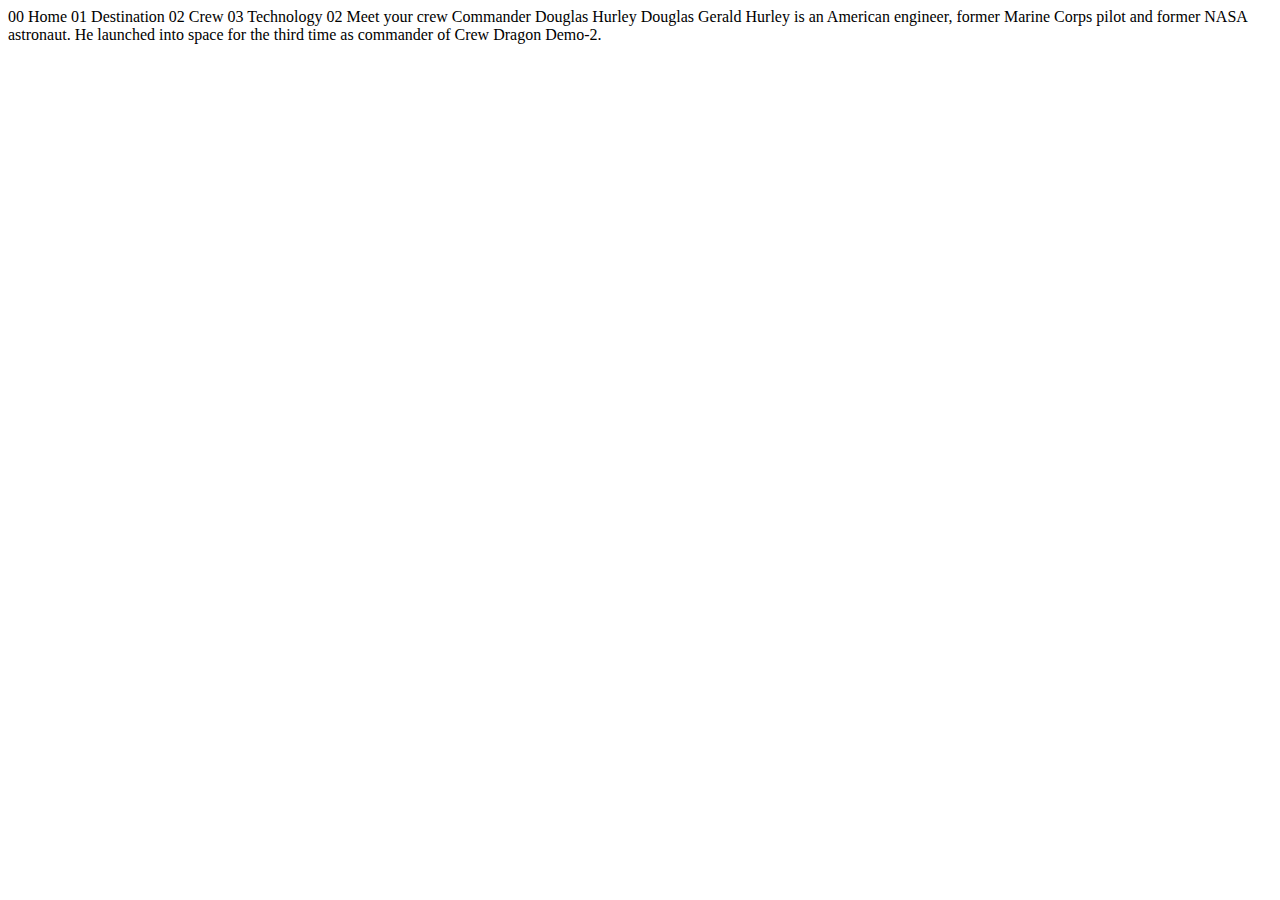
<file: starter-code/Pages/Crew/crew-commander.html>
<!DOCTYPE html>
<html lang="en">
<head>
  <meta charset="UTF-8">
  <meta name="viewport" content="width=device-width, initial-scale=1.0">

  <link rel="icon" type="image/png" sizes="32x32" href="./assets/favicon-32x32.png">
  
  <title>Frontend Mentor | Space tourism website</title>
</head>
<body>

  00 Home
  01 Destination
  02 Crew
  03 Technology

  02 Meet your crew

  Commander
  Douglas Hurley

  Douglas Gerald Hurley is an American engineer, former Marine Corps pilot 
  and former NASA astronaut. He launched into space for the third time as 
  commander of Crew Dragon Demo-2.
</body>
</html>
</file>
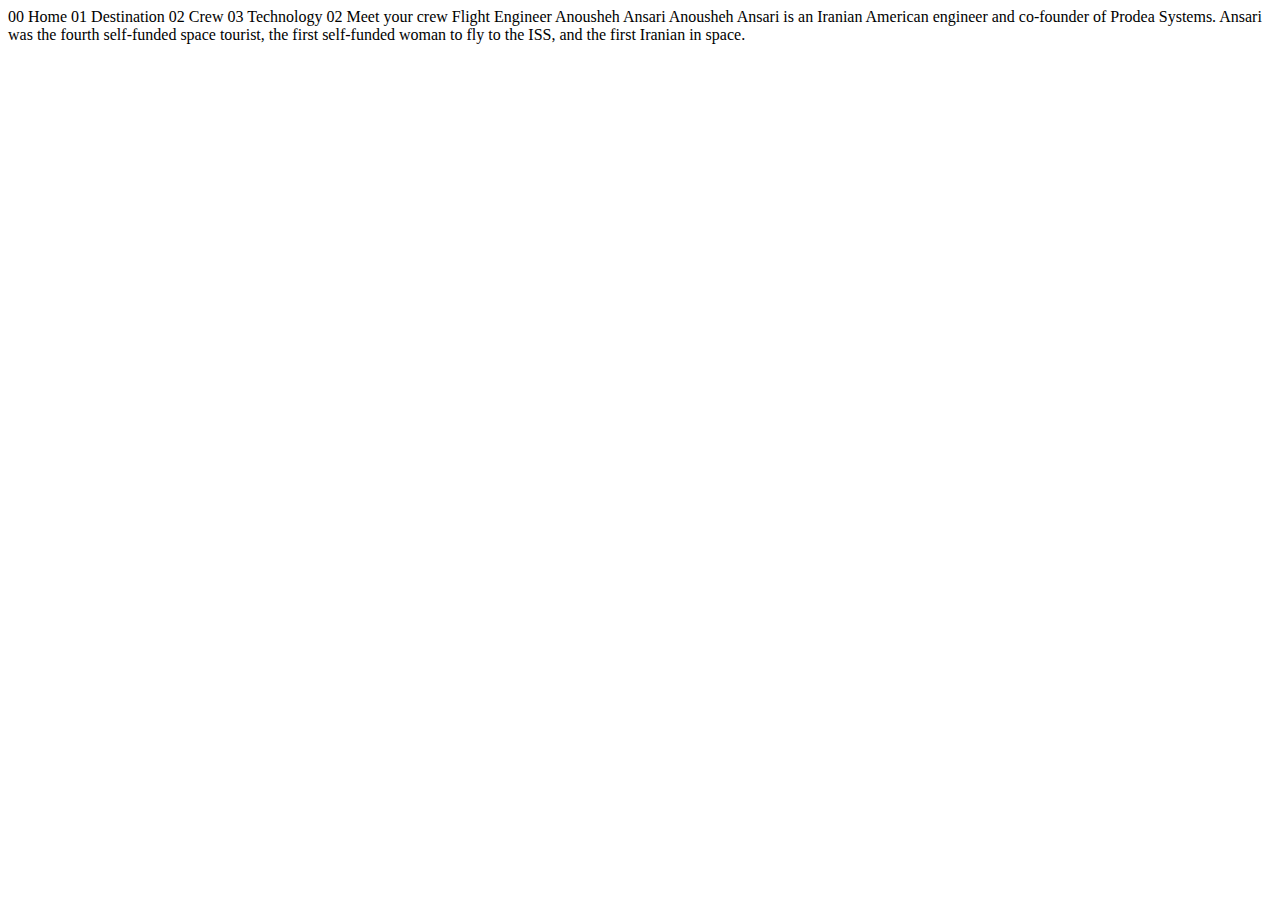
<file: starter-code/Pages/Crew/crew-engineer.html>
<!DOCTYPE html>
<html lang="en">
<head>
  <meta charset="UTF-8">
  <meta name="viewport" content="width=device-width, initial-scale=1.0">

  <link rel="icon" type="image/png" sizes="32x32" href="./assets/favicon-32x32.png">
  
  <title>Frontend Mentor | Space tourism website</title>
</head>
<body>

  00 Home
  01 Destination
  02 Crew
  03 Technology

  02 Meet your crew

  Flight Engineer
  Anousheh Ansari

  Anousheh Ansari is an Iranian American engineer and co-founder of Prodea Systems. 
  Ansari was the fourth self-funded space tourist, the first self-funded woman to 
  fly to the ISS, and the first Iranian in space. 
</body>
</html>
</file>
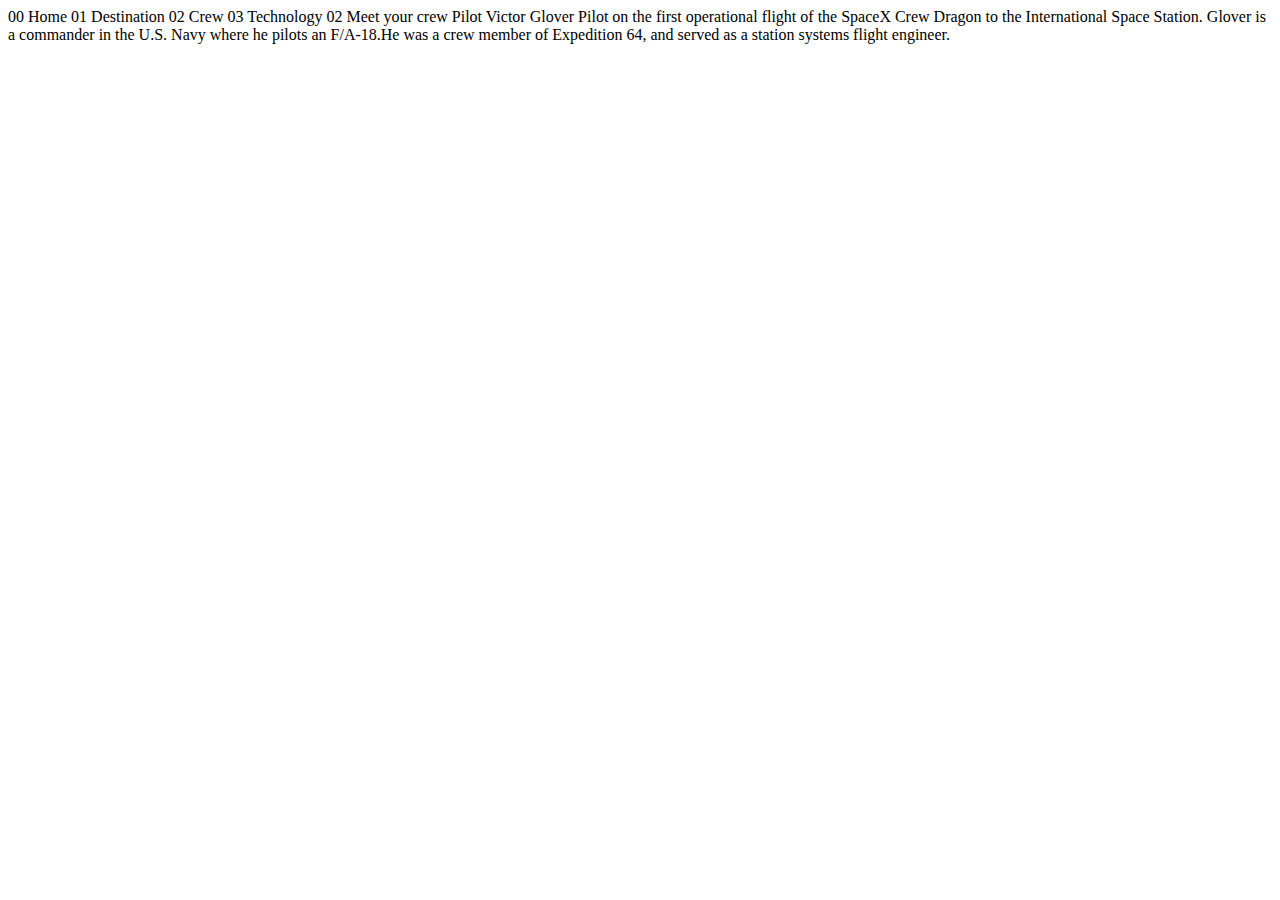
<file: starter-code/Pages/Crew/crew-pilot.html>
<!DOCTYPE html>
<html lang="en">
<head>
  <meta charset="UTF-8">
  <meta name="viewport" content="width=device-width, initial-scale=1.0">

  <link rel="icon" type="image/png" sizes="32x32" href="./assets/favicon-32x32.png">
  
  <title>Frontend Mentor | Space tourism website</title>
</head>
<body>

  00 Home
  01 Destination
  02 Crew
  03 Technology

  02 Meet your crew

  Pilot
  Victor Glover

  Pilot on the first operational flight of the SpaceX Crew Dragon to the 
  International Space Station. Glover is a commander in the U.S. Navy where 
  he pilots an F/A-18.He was a crew member of Expedition 64, and served as a 
  station systems flight engineer. 
</body>
</html>
</file>
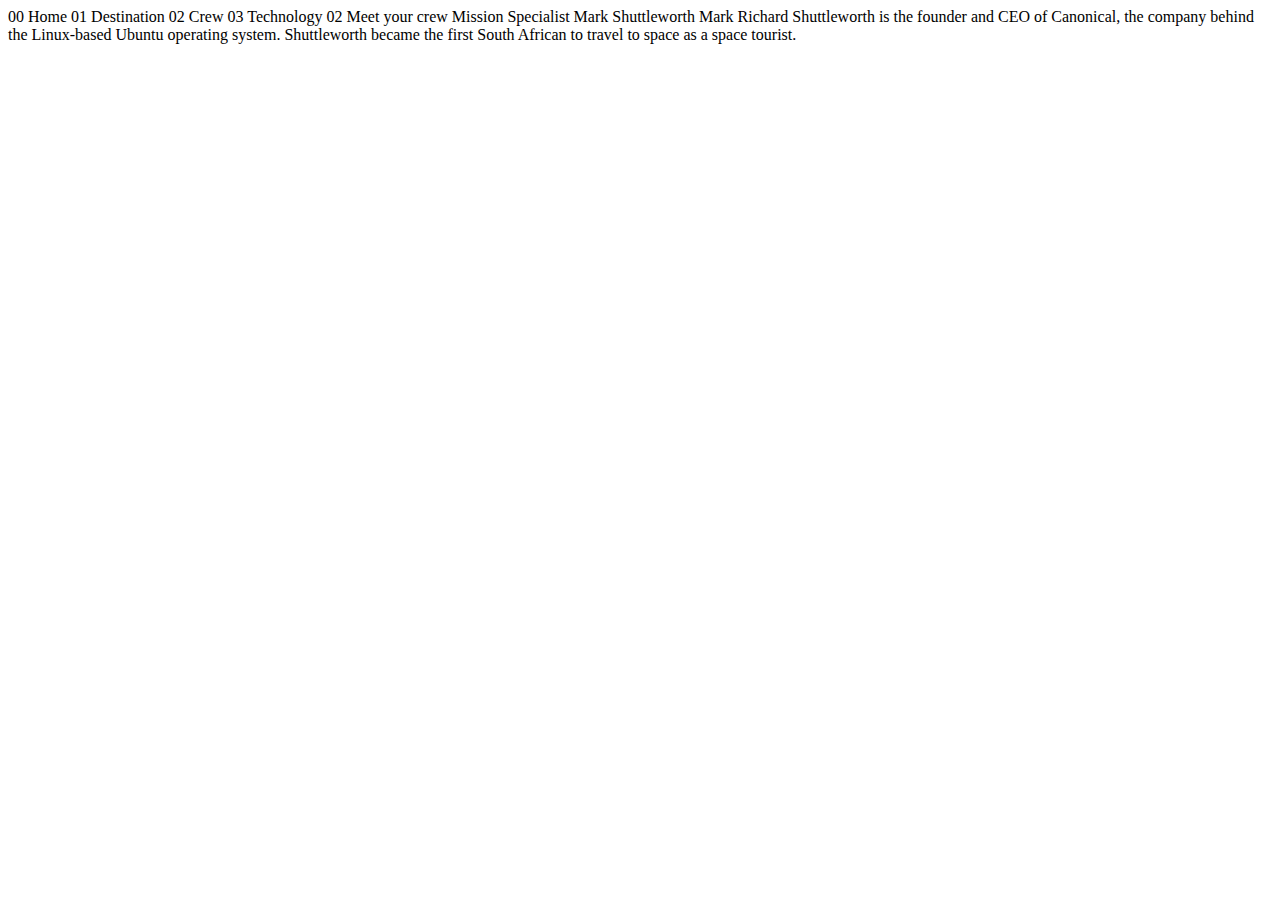
<file: starter-code/Pages/Crew/crew-specialist.html>
<!DOCTYPE html>
<html lang="en">
<head>
  <meta charset="UTF-8">
  <meta name="viewport" content="width=device-width, initial-scale=1.0">

  <link rel="icon" type="image/png" sizes="32x32" href="./assets/favicon-32x32.png">
  
  <title>Frontend Mentor | Space tourism website</title>
</head>
<body>

  00 Home
  01 Destination
  02 Crew
  03 Technology

  02 Meet your crew

  Mission Specialist
  Mark Shuttleworth

  Mark Richard Shuttleworth is the founder and CEO of Canonical, the company behind 
  the Linux-based Ubuntu operating system. Shuttleworth became the first South 
  African to travel to space as a space tourist.
</body>
</html>
</file>
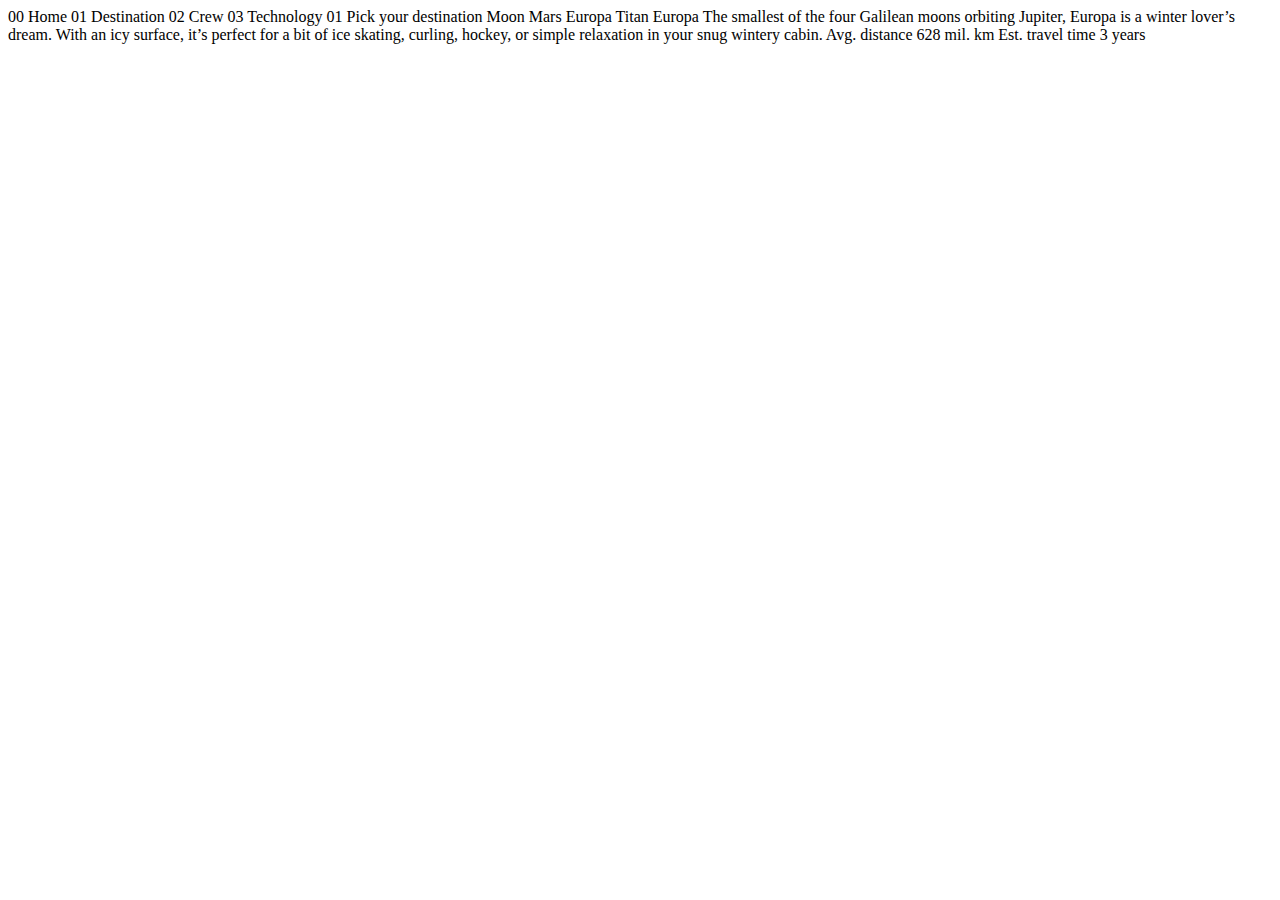
<file: starter-code/Pages/Destinations/destination-europa.html>
<!DOCTYPE html>
<html lang="en">
<head>
  <meta charset="UTF-8">
  <meta name="viewport" content="width=device-width, initial-scale=1.0">

  <link rel="icon" type="image/png" sizes="32x32" href="./assets/favicon-32x32.png">
  
  <title>Frontend Mentor | Space tourism website</title>
</head>
<body>

  00 Home
  01 Destination
  02 Crew
  03 Technology

  01 Pick your destination

  Moon
  Mars
  Europa
  Titan

  Europa

  The smallest of the four Galilean moons orbiting Jupiter, Europa is a 
  winter lover’s dream. With an icy surface, it’s perfect for a bit of 
  ice skating, curling, hockey, or simple relaxation in your snug 
  wintery cabin.

  Avg. distance
  628 mil. km

  Est. travel time
  3 years
</body>
</html>
</file>
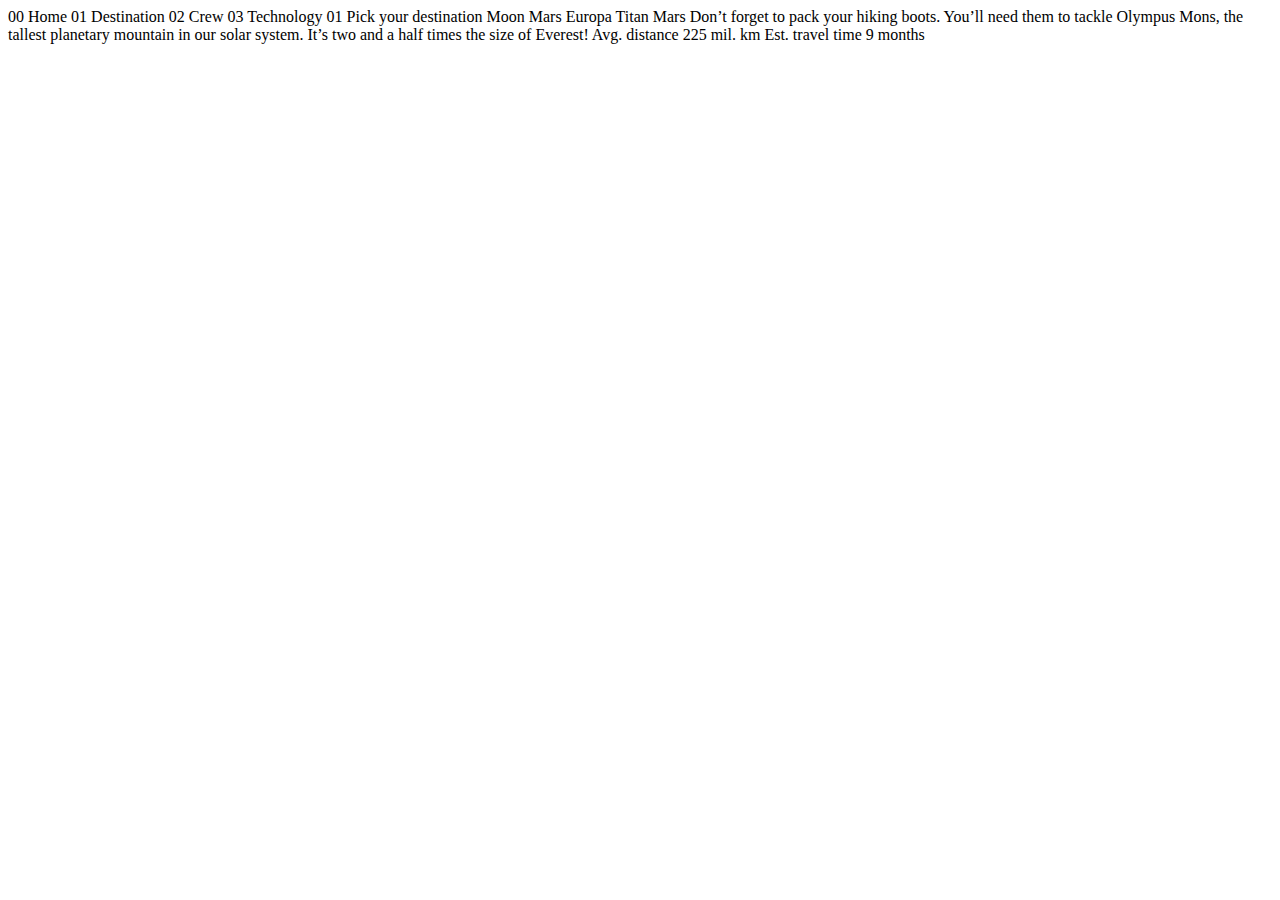
<file: starter-code/Pages/Destinations/destination-mars.html>
<!DOCTYPE html>
<html lang="en">
<head>
  <meta charset="UTF-8">
  <meta name="viewport" content="width=device-width, initial-scale=1.0">

  <link rel="icon" type="image/png" sizes="32x32" href="./assets/favicon-32x32.png">
  
  <title>Frontend Mentor | Space tourism website</title>
</head>
<body>

  00 Home
  01 Destination
  02 Crew
  03 Technology

  01 Pick your destination

  Moon
  Mars
  Europa
  Titan

  Mars

  Don’t forget to pack your hiking boots. You’ll need them to tackle Olympus Mons, 
  the tallest planetary mountain in our solar system. It’s two and a half times 
  the size of Everest!

  Avg. distance
  225 mil. km

  Est. travel time
  9 months
</body>
</html>
</file>
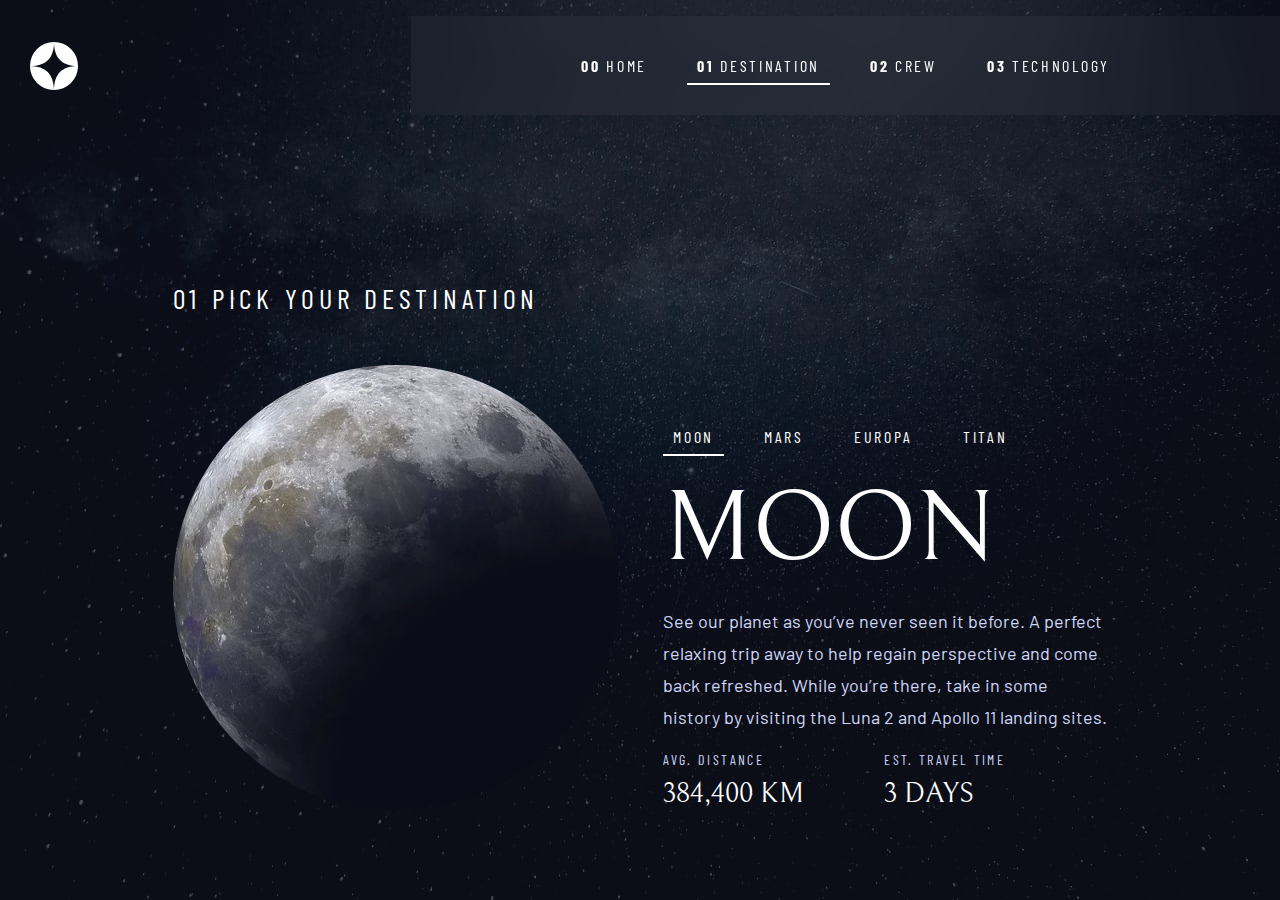
<file: starter-code/Pages/Destinations/destination-moon.html>
<!DOCTYPE html>
<html lang="en">
<head>
  <meta charset="UTF-8">
  <meta name="viewport" content="width=device-width, initial-scale=1.0">

  <link rel="icon" type="image/png" sizes="32x32" href="./assets/favicon-32x32.png">
  <link rel="stylesheet" href="style.css">
  
  <title>Frontend Mentor | Space tourism website</title>
</head>
<body>
  <nav>
      <img src="../../assets/shared/logo.svg"/>
      <ul class="navbar__buttons">
        <li><a href="../../Pages/HomePage/index.html"><b>00</b> Home</a></li>
        <li><a><b>01</b> Destination</a></li>
        <li><a><b>02</b> Crew</a></li>
        <li><a><b>03</b> Technology</a></li>
      </ul>
  </nav>
  <div class="info">
    <div class="info__image">
      <span>01 PICK YOUR DESTINATION</span>
      <img src="./assets/image-moon.webp"/>
    </div>
    <div class="info__inner-navbar">
      <ul class="inner-navbar-buttons">
        <li><a>MOON</a></li>
        <li><a>MARS</a></li>
        <li><a>EUROPA</a></li>
        <li><a>TITAN</a></li>
      </ul>
      <span class="destination-name">MOON</span>
      <p class="destination-info-text">See our planet as you’ve never seen it before. 
        A perfect relaxing trip away to help regain perspective and come back refreshed. 
        While you’re there, take in some history by visiting the Luna 2 and Apollo 11 landing sites.
      </p>
      <div class="details">
        <div class="distance">
          <span>AVG. DISTANCE</span>
          <span>384,400 KM</span>
        </div>
        <div class="time">
          <span>EST. TRAVEL TIME</span>
          <span>3 DAYS</span>
        </div>
      </div>
    </div>
  </div>
</body>
</html>
</file>
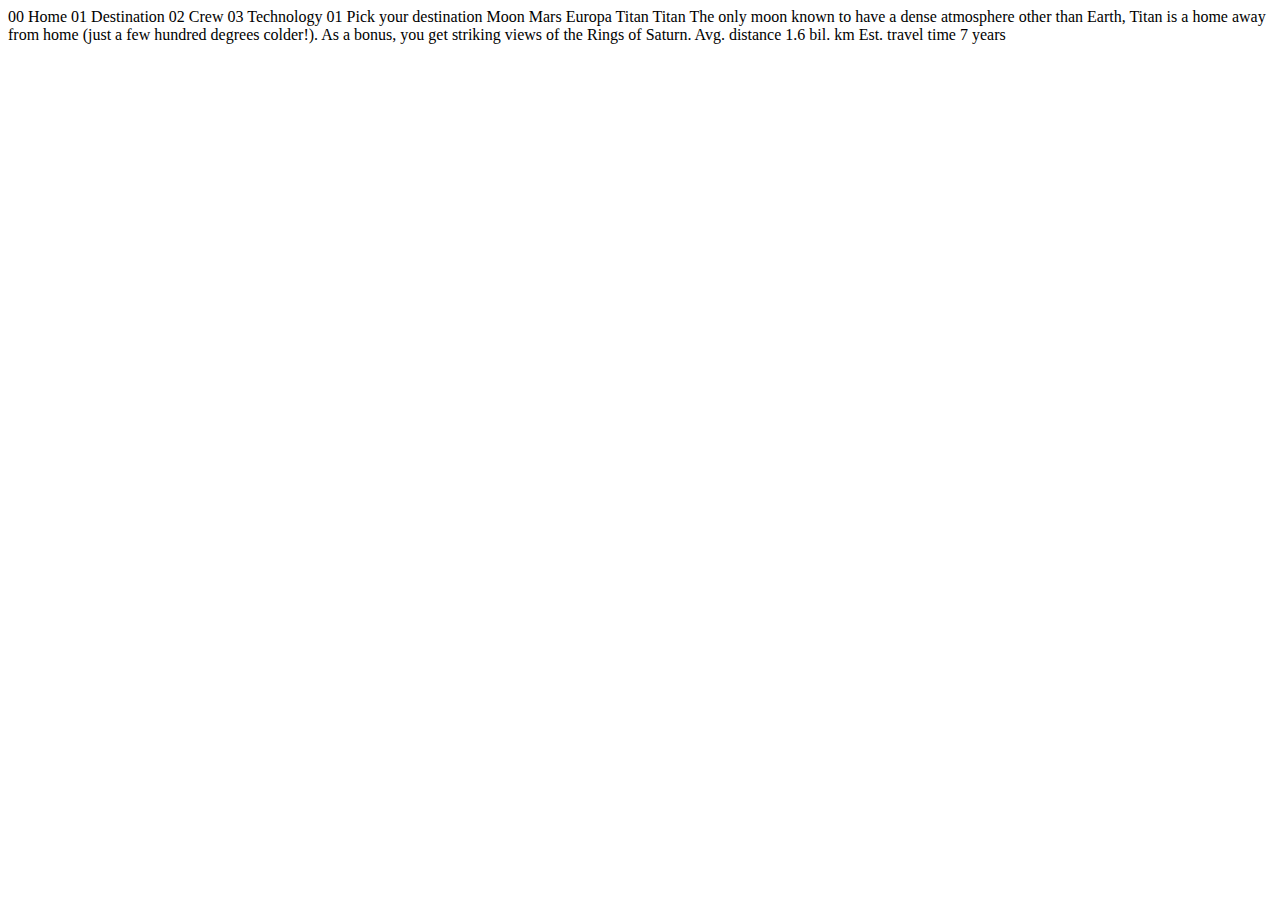
<file: starter-code/Pages/Destinations/destination-titan.html>
<!DOCTYPE html>
<html lang="en">
<head>
  <meta charset="UTF-8">
  <meta name="viewport" content="width=device-width, initial-scale=1.0">

  <link rel="icon" type="image/png" sizes="32x32" href="./assets/favicon-32x32.png">
  
  <title>Frontend Mentor | Space tourism website</title>
</head>
<body>

  00 Home
  01 Destination
  02 Crew
  03 Technology

  01 Pick your destination

  Moon
  Mars
  Europa
  Titan

  Titan

  The only moon known to have a dense atmosphere other than Earth, Titan 
  is a home away from home (just a few hundred degrees colder!). As a 
  bonus, you get striking views of the Rings of Saturn.

  Avg. distance
  1.6 bil. km

  Est. travel time
  7 years
</body>
</html>
</file>
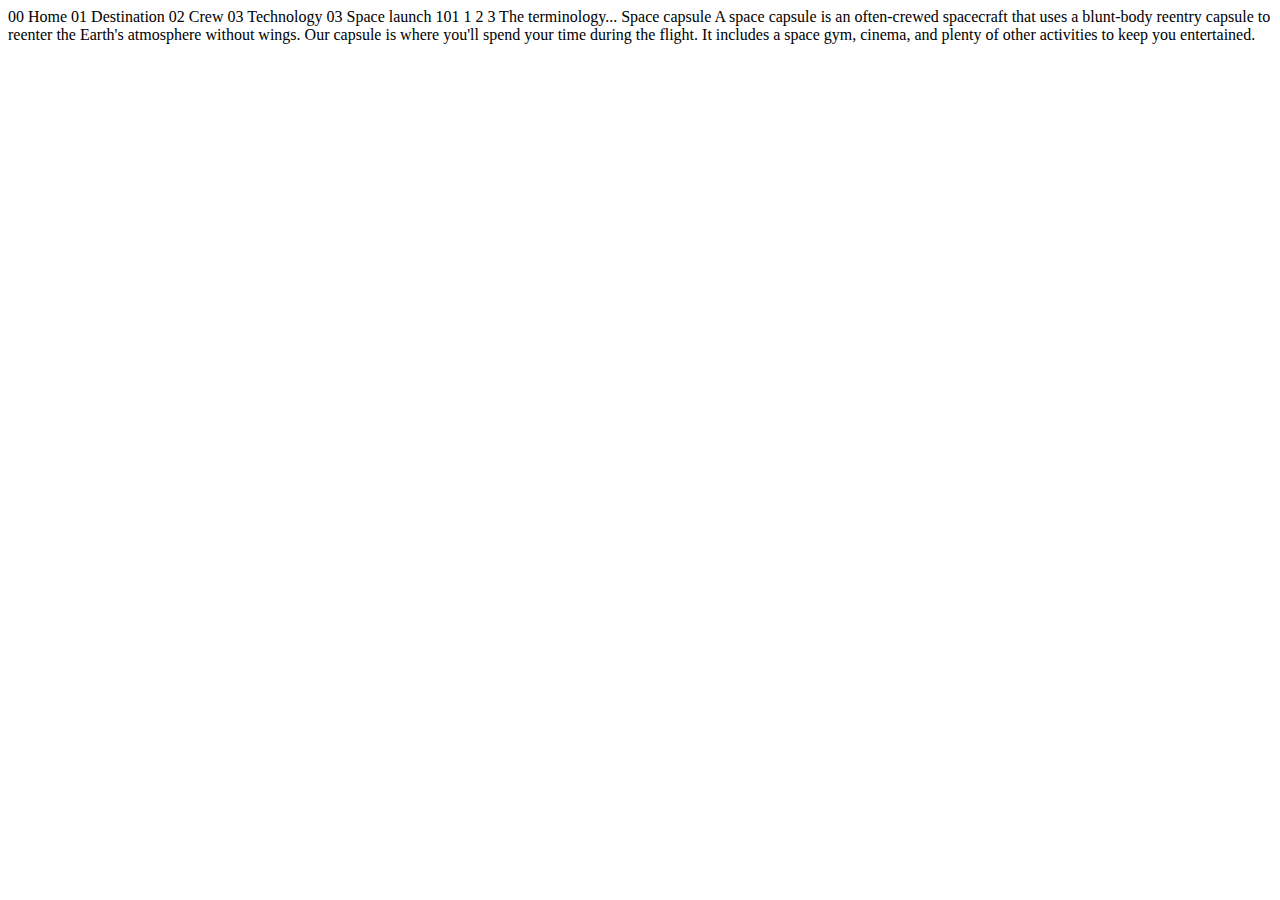
<file: starter-code/Pages/Technology/technology-capsule.html>
<!DOCTYPE html>
<html lang="en">
<head>
  <meta charset="UTF-8">
  <meta name="viewport" content="width=device-width, initial-scale=1.0">

  <link rel="icon" type="image/png" sizes="32x32" href="./assets/favicon-32x32.png">
  
  <title>Frontend Mentor | Space tourism website</title>
</head>
<body>

  00 Home
  01 Destination
  02 Crew
  03 Technology

  03 Space launch 101

  1
  2
  3

  The terminology...
  Space capsule

  A space capsule is an often-crewed spacecraft that uses a blunt-body reentry 
  capsule to reenter the Earth's atmosphere without wings. Our capsule is where 
  you'll spend your time during the flight. It includes a space gym, cinema, 
  and plenty of other activities to keep you entertained.
</body>
</html>
</file>
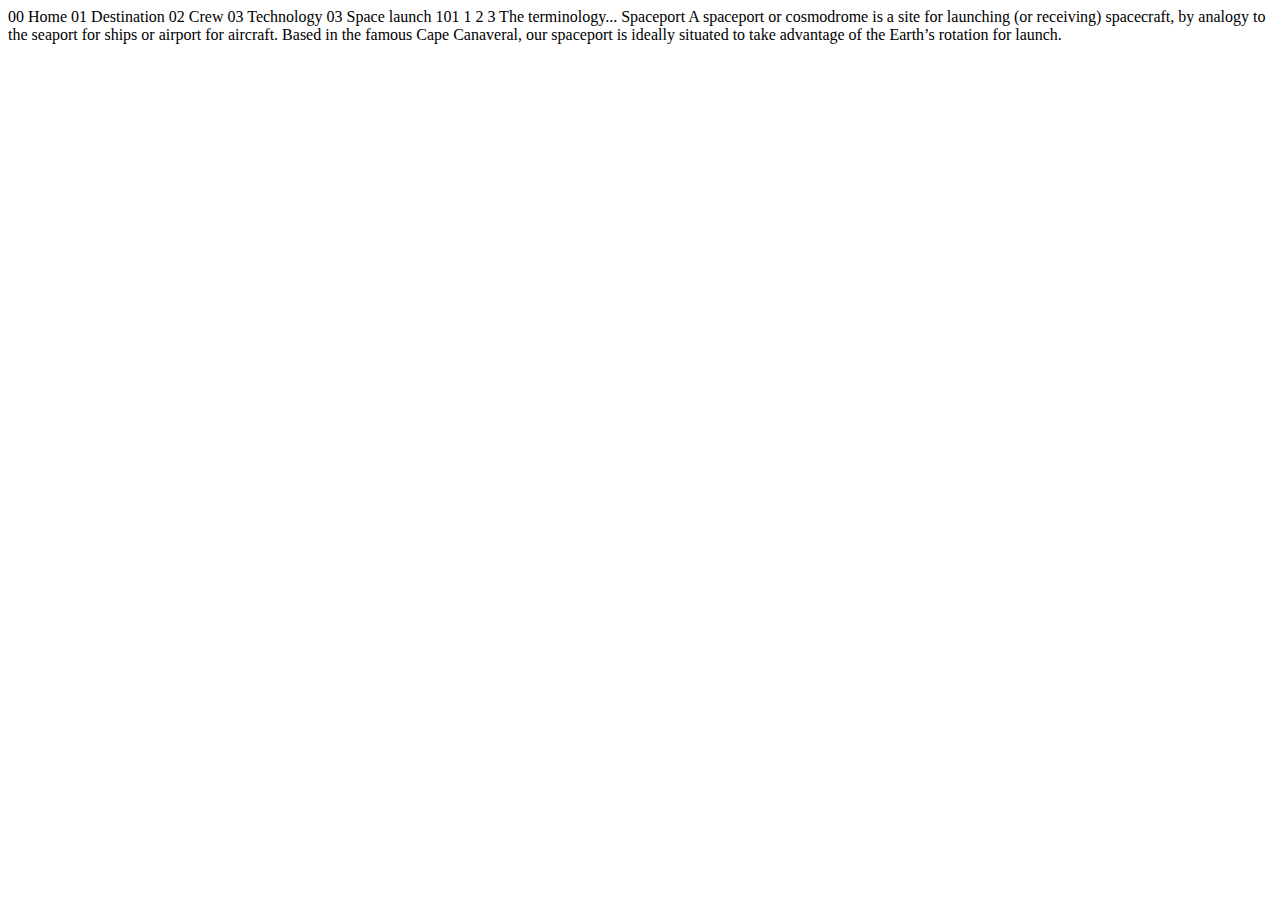
<file: starter-code/Pages/Technology/technology-spaceport.html>
<!DOCTYPE html>
<html lang="en">
<head>
  <meta charset="UTF-8">
  <meta name="viewport" content="width=device-width, initial-scale=1.0">

  <link rel="icon" type="image/png" sizes="32x32" href="./assets/favicon-32x32.png">
  
  <title>Frontend Mentor | Space tourism website</title>
</head>
<body>

  00 Home
  01 Destination
  02 Crew
  03 Technology

  03 Space launch 101

  1
  2
  3

  The terminology...
  Spaceport

  A spaceport or cosmodrome is a site for launching (or receiving) spacecraft, 
  by analogy to the seaport for ships or airport for aircraft. Based in the 
  famous Cape Canaveral, our spaceport is ideally situated to take advantage 
  of the Earth’s rotation for launch.
</body>
</html>
</file>
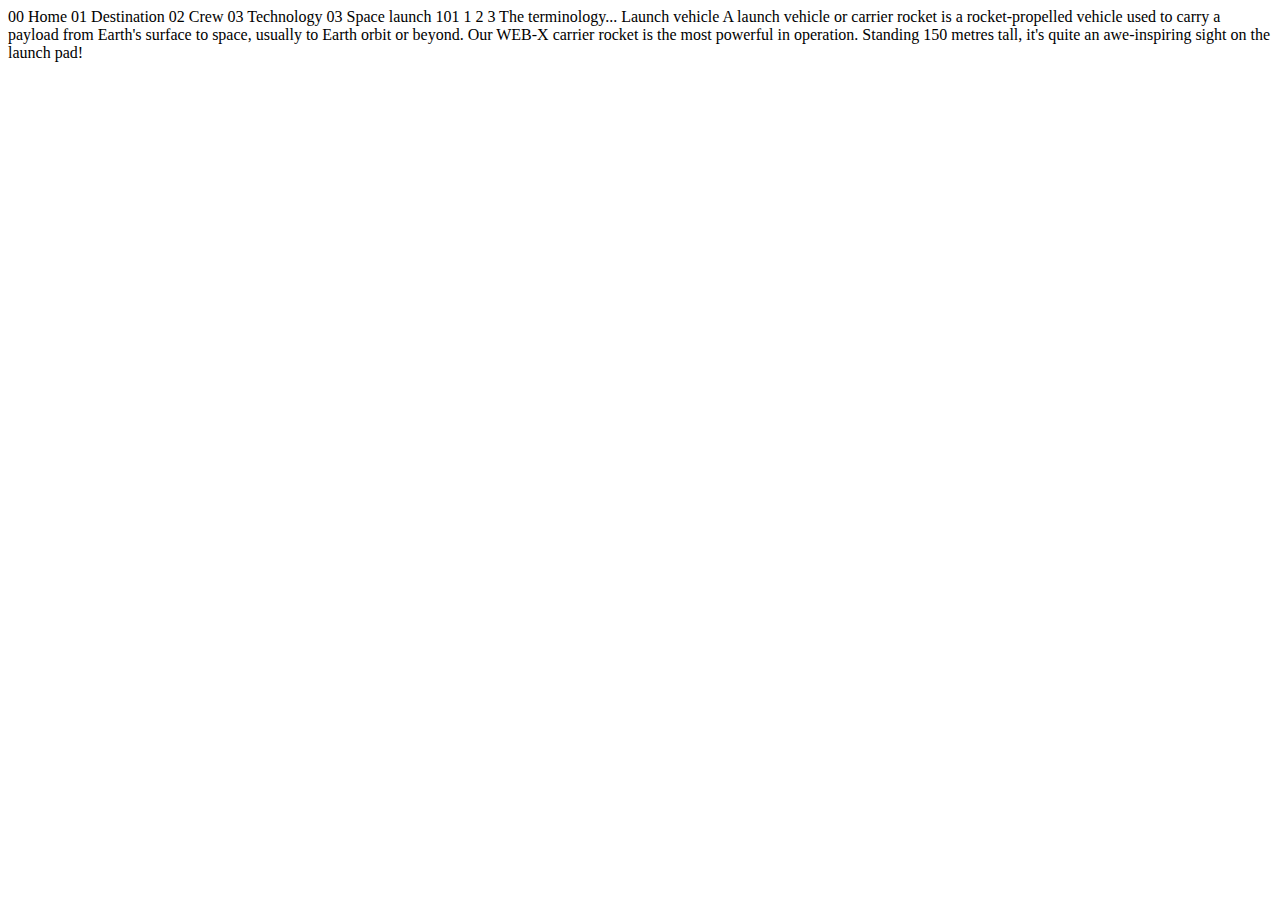
<file: starter-code/Pages/Technology/technology-vehicle.html>
<!DOCTYPE html>
<html lang="en">
<head>
  <meta charset="UTF-8">
  <meta name="viewport" content="width=device-width, initial-scale=1.0">

  <link rel="icon" type="image/png" sizes="32x32" href="./assets/favicon-32x32.png">
  
  <title>Frontend Mentor | Space tourism website</title>
</head>
<body>

  00 Home
  01 Destination
  02 Crew
  03 Technology

  03 Space launch 101

  1
  2
  3

  The terminology...
  Launch vehicle

  A launch vehicle or carrier rocket is a rocket-propelled vehicle used to carry a 
  payload from Earth's surface to space, usually to Earth orbit or beyond. Our 
  WEB-X carrier rocket is the most powerful in operation. Standing 150 metres tall, 
  it's quite an awe-inspiring sight on the launch pad!
</body>
</html>
</file>
<file: starter-code/Pages/Destinations/style.css>
@import url("https://fonts.googleapis.com/css2?family=Barlow+Condensed:wght@300;400;500;600;700&family=Barlow:wght@300;400;500;600;700&family=Bellefair&display=swap");

html {
  margin: 0;
  padding: 0;
  box-sizing: border-box;
  font-family: "Barlow Condensed", sans-serif;
  color: #ffffff;
}

body {
  background: url("./assets/background-destination-desktop.jpg");
  background-size: cover;
  background-attachment: fixed;
  background-repeat: no-repeat;
  margin: 0;
}

nav {
  display: flex;
  justify-content: space-between;
  align-items: center;
  padding-left: 30px;
}

.navbar__buttons {
  list-style-type: none;
  display: flex;
  justify-content: center;
  gap: 30px;
  color: #ffffff;
  padding: 30px 160px;
  background: rgba(255, 255, 255, 0.04);
  backdrop-filter: blur(20px);
}

.navbar__buttons li {
  cursor: pointer;
  padding: 10px;
  position: relative;
}

.navbar__buttons li:nth-child(2)::after {
  content: "";
  position: absolute;
  width: 100%;
  height: 2px;
  background-color: #ffffff;
  bottom: 0;
  left: 0;
}

.navbar__buttons li a {
  font-size: 16px;
  font-style: normal;
  font-weight: 400;
  line-height: normal;
  letter-spacing: 2.7px;
  text-transform: uppercase;
  text-decoration: none;
  color: #ffffff;
}

.info {
  display: flex;
  justify-content: space-around;
  margin: 150px 150px 40px 150px;
  align-items: flex-end;
}

.info__image {
  display: flex;
  flex-direction: column;
  gap: 50px;
}

.info__image span {
  color: #fff;
  font-family: Barlow Condensed;
  font-size: 28px;
  font-style: normal;
  font-weight: 400;
  line-height: normal;
  letter-spacing: 4.725px;
  text-transform: uppercase;
}

.info__inner-navbar {
  display: flex;
  flex-direction: column;
  justify-content: flex-start;
}

.inner-navbar-buttons {
  list-style: none;
  display: flex;
  justify-content: flex-start;
  gap: 30px;
  color: #ffffff;
}

.inner-navbar-buttons {
  padding: 0;
}

.inner-navbar-buttons li {
  cursor: pointer;
  padding: 10px;
  position: relative;
}

.inner-navbar-buttons li:nth-child(1)::after {
  content: "";
  position: absolute;
  width: 100%;
  height: 2px;
  background-color: #ffffff;
  bottom: 0;
  left: 0;
}

.inner-navbar-buttons li a {
  font-size: 16px;
  font-style: normal;
  font-weight: 400;
  line-height: normal;
  letter-spacing: 2.7px;
  text-transform: uppercase;
  text-decoration: none;
  color: #ffffff;
}

.destination-name {
  color: #fff;
  font-family: "Bellefair";
  font-size: 100px;
  font-style: normal;
  font-weight: 400;
  line-height: normal;
}

.destination-info-text {
  color: #d0d6f9;
  font-family: Barlow;
  font-size: 18px;
  font-style: normal;
  font-weight: 400;
  line-height: 32px; /* 177.778% */
  width: 444px;
  position: relative;
}

.details {
  display: flex;
  gap: 80px;
}

.details .distance,
.details .time {
  display: flex;
  flex-direction: column;
  gap: 10px;
}

.details .distance span:first-child,
.details .time span:first-child {
  color: #d0d6f9;
  font-family: "Barlow Condensed";
  font-size: 14px;
  font-style: normal;
  font-weight: 400;
  line-height: normal;
  letter-spacing: 2.362px;
  text-transform: uppercase;
}

.details .distance span:nth-child(2),
.details .time span:nth-child(2) {
  color: #fff;
  font-family: "Bellefair";
  font-size: 28px;
  font-style: normal;
  font-weight: 400;
  line-height: normal;
  text-transform: uppercase;
}
</file>
